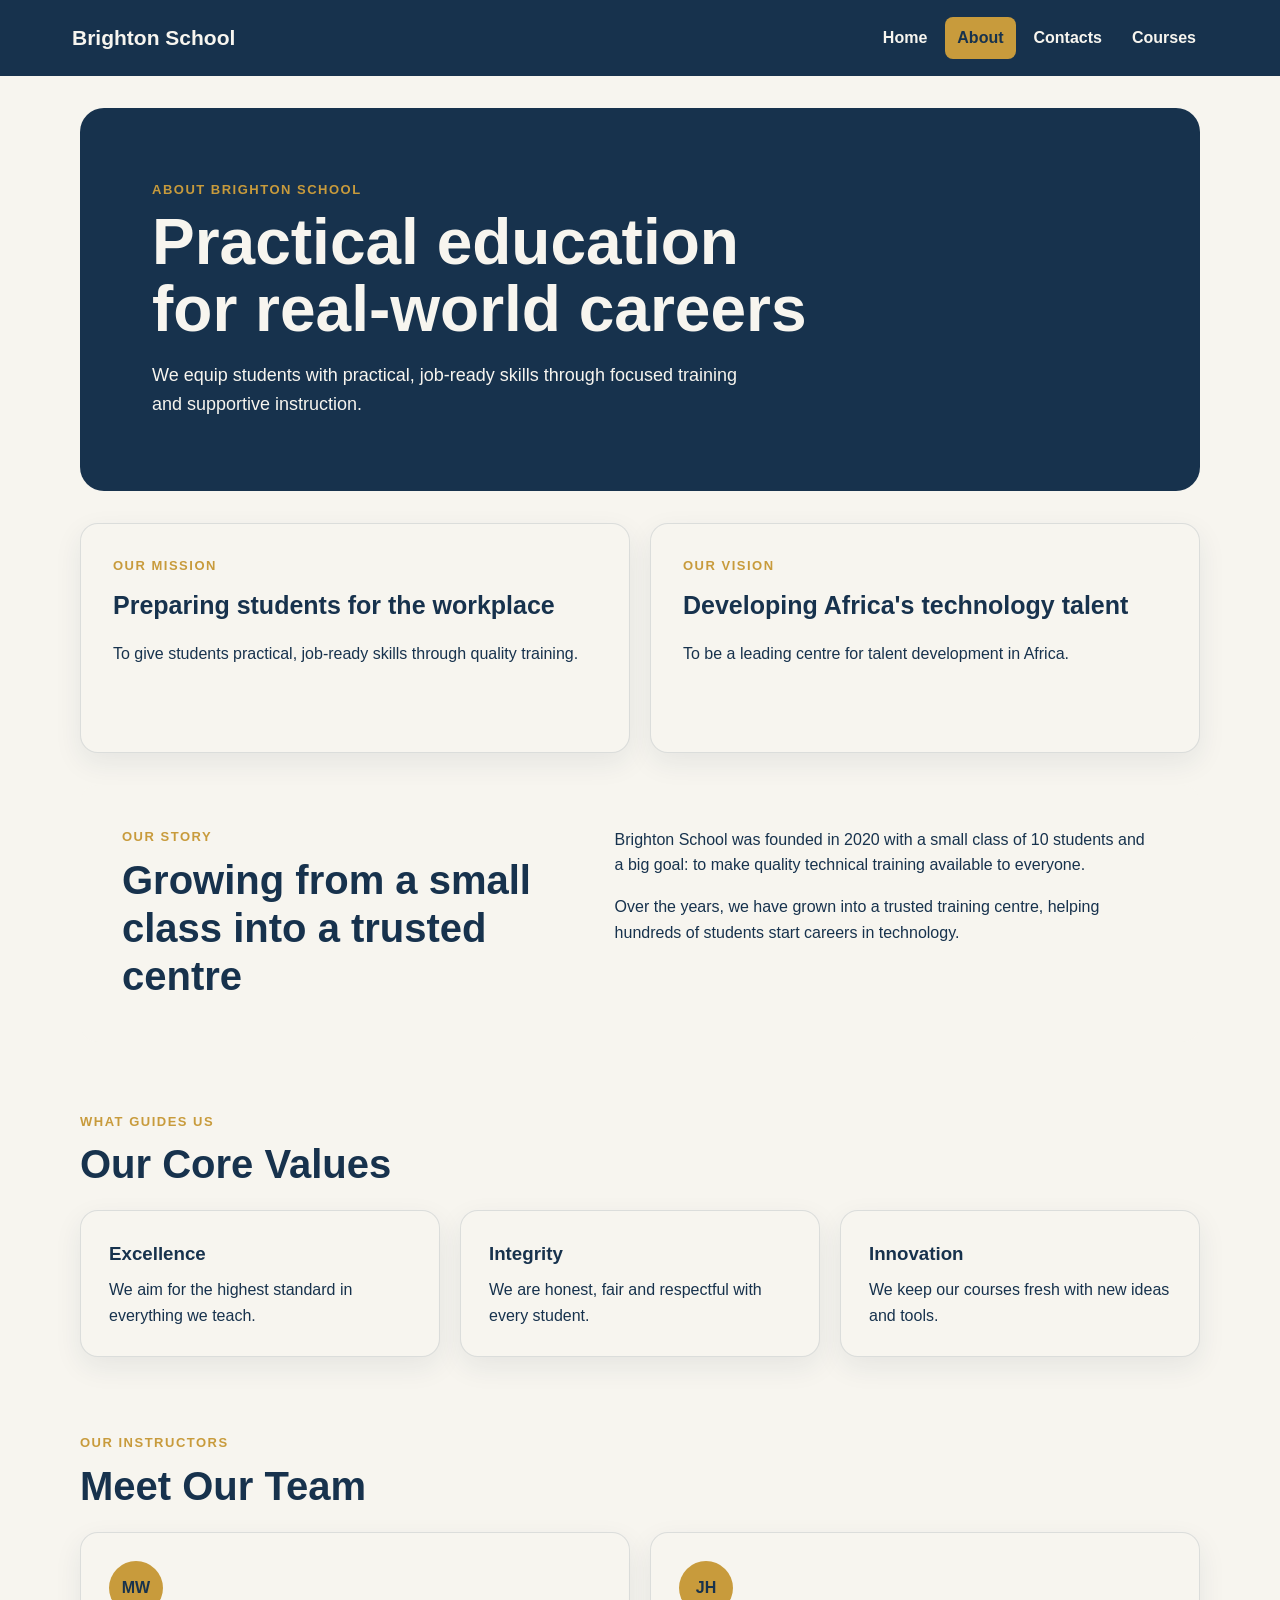
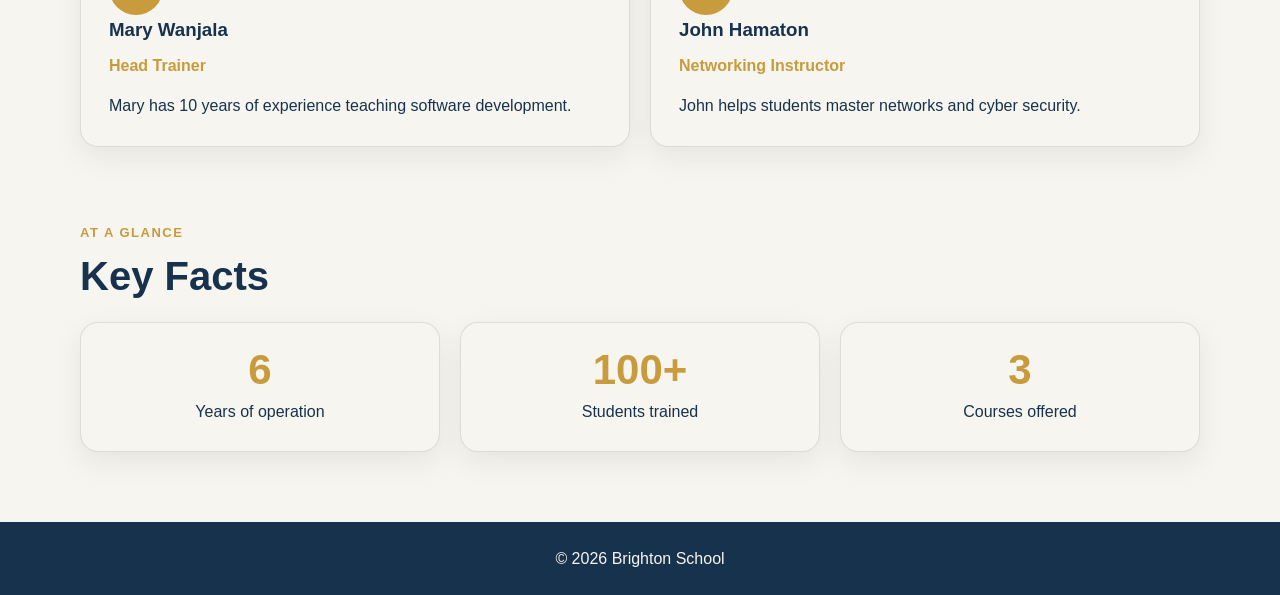
<file: about.html/index.html>
<!DOCTYPE html>
<html lang="en">
<head>
    <meta charset="UTF-8">
    <meta name="viewport" content="width=device-width, initial-scale=1.0">
    <title>About us - Brighton School</title>
    <link rel="stylesheet" href="style.css">
</head>
<body>
    
    <header class="site-header">
        <a class="brand" href="../index.html/index.html">Brighton School</a>
        <nav aria-label="Primary navigation">
            <ul>
                <li><a href="../index.html/index.html">Home</a></li>
                <li><a class="active" href="index.html" aria-current="page">About</a></li>
                <li><a href="../contacts.html/index.html">Contacts</a></li>
                <li><a href="../course.html/index.html">Courses</a></li>
            </ul>
        </nav>
    </header>

    <main>
        <section class="hero">
            <div>
                <p class="eyebrow">About Brighton School</p>
                <h1>Practical education for real-world careers</h1>
                <p class="hero-copy">We equip students with practical, job-ready skills through focused training and supportive instruction.</p>
            </div>
        </section>

        <section class="mission-grid" aria-label="Mission and vision">
            <article class="mission-card">
                <p class="card-label">Our Mission</p>
                <h2>Preparing students for the workplace</h2>
                <p>To give students practical, job-ready skills through quality training.</p>
            </article>
            <article class="mission-card">
                <p class="card-label">Our Vision</p>
                <h2>Developing Africa's technology talent</h2>
                <p>To be a leading centre for talent development in Africa.</p>
            </article>
        </section>

        <section class="story">
            <div>
                <p class="eyebrow">Our Story</p>
                <h2>Growing from a small class into a trusted centre</h2>
            </div>
            <div class="story-copy">
                <p>Brighton School was founded in 2020 with a small class of 10 students and a big goal: to make quality technical training available to everyone.</p>
                <p>Over the years, we have grown into a trusted training centre, helping hundreds of students start careers in technology.</p>
            </div>
        </section>

        <section class="values" aria-labelledby="values-heading">
            <div class="section-heading">
                <p class="eyebrow">What guides us</p>
                <h2 id="values-heading">Our Core Values</h2>
            </div>
            <div class="card-grid">
                <article class="core">
                    <h3>Excellence</h3>
                    <p>We aim for the highest standard in everything we teach.</p>
                </article>
                <article class="core">
                    <h3>Integrity</h3>
                    <p>We are honest, fair and respectful with every student.</p>
                </article>
                <article class="core">
                    <h3>Innovation</h3>
                    <p>We keep our courses fresh with new ideas and tools.</p>
                </article>
            </div>
        </section>

        <section class="team" aria-labelledby="team-heading">
            <div class="section-heading">
                <p class="eyebrow">Our instructors</p>
                <h2 id="team-heading">Meet Our Team</h2>
            </div>
            <div class="card-grid team-grid">
                <article class="meet">
                    <p class="initials" aria-hidden="true">MW</p>
                    <h3>Mary Wanjala</h3>
                    <p class="role">Head Trainer</p>
                    <p>Mary has 10 years of experience teaching software development.</p>
                </article>
                <article class="meet">
                    <p class="initials" aria-hidden="true">JH</p>
                    <h3>John Hamaton</h3>
                    <p class="role">Networking Instructor</p>
                    <p>John helps students master networks and cyber security.</p>
                </article>
            </div>
        </section>

        <section class="facts" aria-labelledby="facts-heading">
            <div class="section-heading">
                <p class="eyebrow">At a glance</p>
                <h2 id="facts-heading">Key Facts</h2>
            </div>
            <div class="facts-grid">
                <article class="key">
                    <h3>6</h3>
                    <p>Years of operation</p>
                </article>
                <article class="key">
                    <h3>100+</h3>
                    <p>Students trained</p>
                </article>
                <article class="key">
                    <h3>3</h3>
                    <p>Courses offered</p>
                </article>
            </div>
        </section>
    </main>

    <footer>
        <p>&copy; 2026 Brighton School</p>
    </footer>
</body>
</html>
</file>
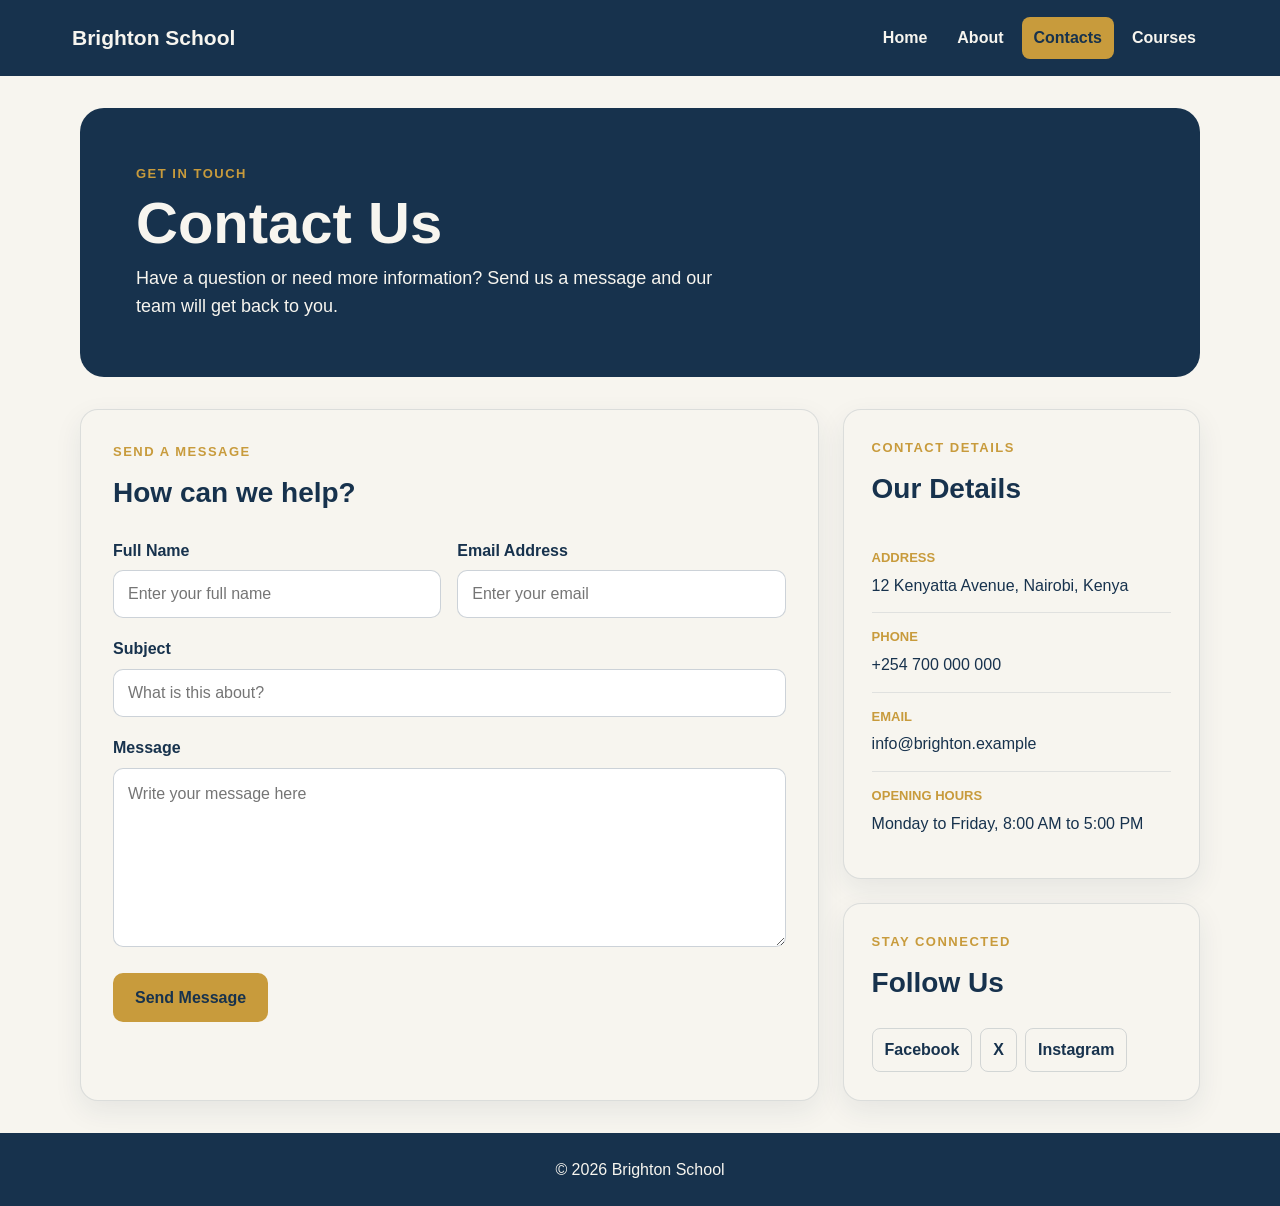
<file: contacts.html/index.html>
<!DOCTYPE html>
<html lang="en">
<head>
    <meta charset="UTF-8">
    <meta name="viewport" content="width=device-width, initial-scale=1.0">
    <link rel="stylesheet" href="style.css">
    <title>Contacts</title>
</head>
<body>
    <header class="site-header">
        <a class="brand" href="../index.html/index.html">Brighton School</a>
        <nav aria-label="Primary navigation">
            <ul>
                <li><a href="../index.html/index.html">Home</a></li>
                <li><a href="../about.html/index.html">About</a></li>
                <li><a class="active" href="index.html" aria-current="page">Contacts</a></li>
                <li><a href="../course.html/index.html">Courses</a></li>
            </ul>
        </nav>
    </header>

    <main>
        <section class="contact-hero">
            <div>
                <p class="eyebrow">Get in touch</p>
                <h1>Contact Us</h1>
                <p>Have a question or need more information? Send us a message and our team will get back to you.</p>
            </div>
        </section>

        <div class="contact-layout">
            <section class="contact-form-card" aria-labelledby="form-heading">
                <p class="card-label">Send a message</p>
                <h2 id="form-heading">How can we help?</h2>

                <form id="contact-form">
                    <div class="form-row">
                        <div class="field">
                            <label for="contact-name">Full Name</label>
                            <input type="text" id="contact-name" name="name" placeholder="Enter your full name" required>
                        </div>
                        <div class="field">
                            <label for="contact-email">Email Address</label>
                            <input type="email" id="contact-email" name="email" placeholder="Enter your email" required>
                        </div>
                    </div>

                    <div class="field">
                        <label for="contact-subject">Subject</label>
                        <input type="text" id="contact-subject" name="subject" placeholder="What is this about?" required>
                    </div>

                    <div class="field">
                        <label for="contact-message">Message</label>
                        <textarea id="contact-message" name="message" rows="6" placeholder="Write your message here" required></textarea>
                    </div>

                    <button type="submit">Send Message</button>
                    <p id="contact-feedback" role="status"></p>
                </form>
            </section>

            <aside>
                <section class="our-details" aria-labelledby="details-heading">
                    <p class="card-label">Contact details</p>
                    <h2 id="details-heading">Our Details</h2>
                    <div class="detail">
                        <span>Address</span>
                        <p>12 Kenyatta Avenue, Nairobi, Kenya</p>
                    </div>
                    <div class="detail">
                        <span>Phone</span>
                        <p>+254 700 000 000</p>
                    </div>
                    <div class="detail">
                        <span>Email</span>
                        <p>info@brighton.example</p>
                    </div>
                    <div class="detail">
                        <span>Opening hours</span>
                        <p>Monday to Friday, 8:00 AM to 5:00 PM</p>
                    </div>
                </section>

                <section class="social-card" aria-labelledby="social-heading">
                    <p class="card-label">Stay connected</p>
                    <h2 id="social-heading">Follow Us</h2>
                    <div class="social-links">
                        <a href="#">Facebook</a>
                        <a href="#">X</a>
                        <a href="#">Instagram</a>
                    </div>
                </section>
            </aside>
        </div>
    </main>

    <footer>
        <p>&copy; 2026 Brighton School</p>
    </footer>

    <script src="script.js"></script>
</body>
</html>
</file>
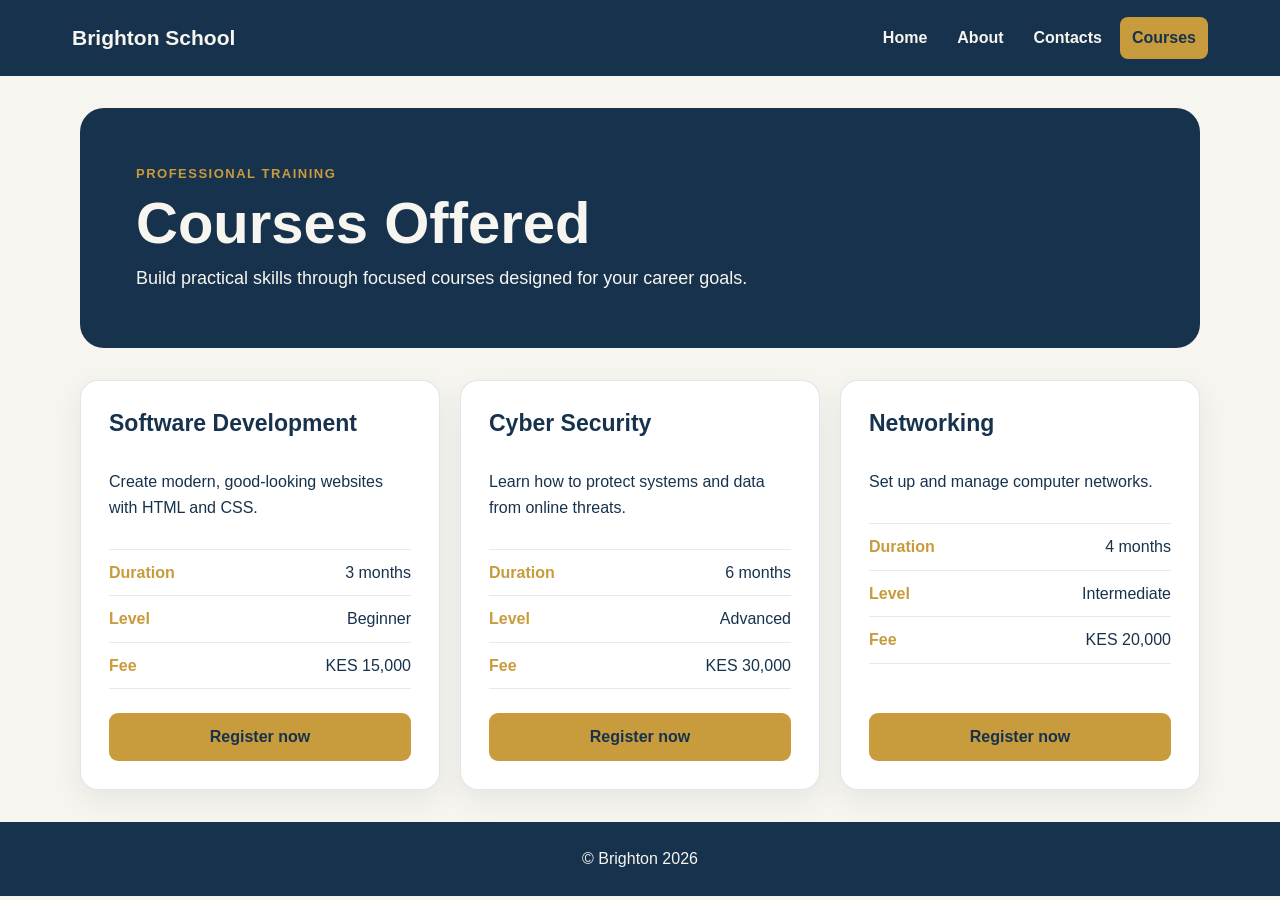
<file: course.html/index.html>
<!DOCTYPE html>
<html lang="en">
<head>
    <meta charset="UTF-8">
    <meta name="viewport" content="width=device-width, initial-scale=1.0">
    <link rel="stylesheet" href="style.css">
    <title>Courses</title>
</head>
<body>
  <header class="site-header">
    <a class="brand" href="../index.html/index.html">Brighton School</a>
    <nav aria-label="Primary navigation">
      <ul>
        <li><a href="../index.html/index.html">Home</a></li>
        <li><a href="../about.html/index.html">About</a></li>
        <li><a href="../contacts.html/index.html">Contacts</a></li>
        <li><a class="active" href="index.html" aria-current="page">Courses</a></li>
      </ul>
    </nav>
  </header>

  <main>
    <section class="courses-hero">
      <div>
        <p class="eyebrow">Professional training</p>
        <h1>Courses Offered</h1>
        <p>Build practical skills through focused courses designed for your career goals.</p>
      </div>
    </section>

    <section class="course-grid" aria-label="Available courses">
    <article class="course">
    <h3><u>Software Development</u></h3>
    <p>Create modern, good-looking websites with HTML and CSS.</p>
    <div class="course-details">
      <p><span>Duration</span>3 months</p>
      <p><span>Level</span>Beginner</p>
      <p><span>Fee</span>KES 15,000</p>
    </div>
    <a class="course-button" href="../index.html/index.html#register-form">Register now</a>
  </article>


  <article class="course">
    <h3><u>Cyber Security</u></h3>
    <p>Learn how to protect systems and data from online threats.</p>
    <div class="course-details">
      <p><span>Duration</span>6 months</p>
      <p><span>Level</span>Advanced</p>
      <p><span>Fee</span>KES 30,000</p>
    </div>
    <a class="course-button" href="../index.html/index.html#register-form">Register now</a>
  </article>

  <article class="course">
    <h3><u>Networking</u></h3>
    <p>Set up and manage computer networks.</p>
    <div class="course-details">
      <p><span>Duration</span>4 months</p>
      <p><span>Level</span>Intermediate</p>
      <p><span>Fee</span>KES 20,000</p>
    </div>
    <a class="course-button" href="../index.html/index.html#register-form">Register now</a>
  </article>
    </section>
  </main>

<footer>
    <p>&copy; Brighton 2026</p>
</footer>


</body>
</html>
</file>
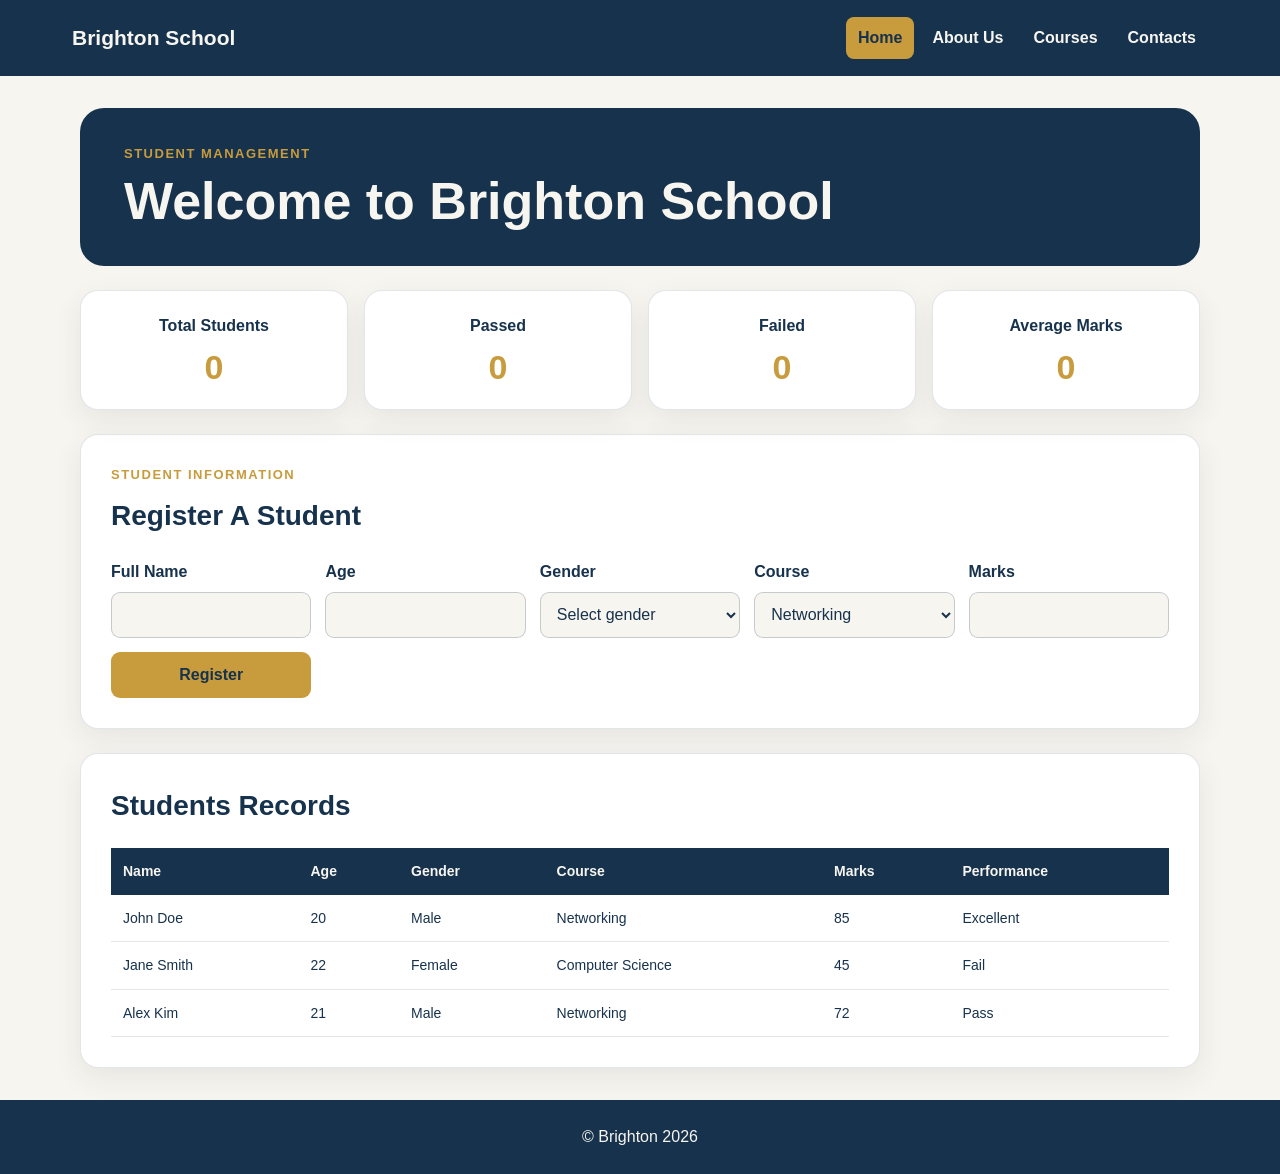
<file: index.html/index.html>
<!DOCTYPE html>
<html lang="en">
<head>
    <meta charset="UTF-8">
    <meta name="viewport" content="width=device-width, initial-scale=1.0">
    <link rel="stylesheet" href="style.css">
    <title>Home</title>
</head>
<body>
    <header class="site-header">
       <a class="brand" href="index.html">Brighton School</a>
       <nav>
        <ul>
          <li><a href="index.html" class="active" aria-current="page">Home</a></li>
          <li><a href="../about.html/index.html">About Us</a></li>
          <li><a href="../course.html/index.html">Courses</a></li>
          <li><a href="../contacts.html/index.html">Contacts</a></li>
        </ul>
       </nav>
    </header>
    <main>
      <section class="welcome">
        <p class="eyebrow">Student Management</p>
        <h1>Welcome to Brighton School</h1>
      </section>

 <div class="cards-container" aria-label="Student statistics">
<div class="card">
    <h3>Total Students</h3>
    <p id="total-students">0</p>
</div>

<div class="card">
<h3>Passed</h3>
<p id="total-passed">0</p>
</div>

<div class="card">
    <h3>Failed</h3>
    <p id="total-failed">0</p>
</div>
<div class="card">
    <h3>Average Marks</h3>
    <p id="average-marks">0</p>
</div>
</div>

<section class="form-card" aria-labelledby="register-heading">
<p class="card-label">Student information</p>
<h2 id="register-heading">Register A Student</h2>

    <form id="register-form">
    <div class="field">
    <label for="student-name">Full Name</label>
    <input type="text" id="student-name">
    </div>

    <div class="field">
    <label for="student-age">Age</label>
    <input type="number" id="student-age">
    </div>

<div class="field">
<label for="student-gender">Gender</label>
<select id="student-gender">
    <option value="">Select gender</option> 
    <option value="Male">Male</option>
    <option value="Female">Female</option>

</select>
</div>

<div class="field">
<label for="student-course">Course</label>
<select id="student-course">
  <option value="Networking">Networking</option>
    <option value="CyberSecurity">Cyber Security</option>
    <option value="Software Development">Software Development</option>
</select>
</div>

<div class="field">
<label for="student-marks">Marks</label>
<input type="number" id="student-marks">
</div>

<button type="submit">Register</button>
</form>
</section>

<div class="records-container">
  <h3>Students Records</h3>
  <table>
    <thead>

    <tr>
        <th>Name</th>
        <th>Age</th>
        <th>Gender</th>
        <th>Course</th>
        <th>Marks</th>
        <th>Performance</th>

    </tr>
    </thead>
    <tbody>
      <tr>
        <td>John Doe</td>
        <td>20</td>
        <td>Male</td>
        <td>Networking</td>
        <td>85</td>
        <td class="perf-excellent">Excellent</td>
      </tr>
      <tr>
        <td>Jane Smith</td>
        <td>22</td>
        <td>Female</td>
        <td>Computer Science</td>
        <td>45</td>
        <td class="perf-fail">Fail</td>
      </tr>
      <tr>
        <td>Alex Kim</td>
        <td>21</td>
        <td>Male</td>
        <td>Networking</td>
        <td>72</td>
        <td class="perf-pass">Pass</td>
      </tr>
      <!-- Additional rows as needed -->
    </tbody>
  </table>
</div>
    
  </div>
</div>


</table>


    </main>

    <footer>
        <p> &copy; Brighton 2026</p>

    </footer>
    <script src="script.js"></script>

</body>
</html>
</file>
<file: about.html/style.css>
:root {
    --navy: #17324d;
    --gold: #c89b3c;
    --cream: #f7f5ef;
}

* {
    box-sizing: border-box;
}

body {
    margin: 0;
    background: var(--cream);
    color: var(--navy);
    font-family: Arial, Helvetica, sans-serif;
    line-height: 1.6;
}

.site-header {
    min-height: 76px;
    padding: 16px clamp(24px, 6vw, 72px);
    display: flex;
    align-items: center;
    justify-content: space-between;
    background: var(--navy);
}

.brand {
    color: var(--cream);
    font-size: 21px;
    font-weight: 700;
    text-decoration: none;
}

nav ul {
    display: flex;
    gap: 6px;
    margin: 0;
    padding: 0;
    list-style: none;
}

nav a {
    display: block;
    padding: 8px 12px;
    border-radius: 8px;
    color: var(--cream);
    text-decoration: none;
    font-weight: 600;
}

nav a:hover,
nav a.active {
    background: var(--gold);
    color: var(--navy);
}

main {
    width: min(1120px, calc(100% - 40px));
    margin: 0 auto;
}

.hero {
    min-height: 310px;
    margin: 32px 0;
    padding: clamp(32px, 7vw, 72px);
    display: flex;
    align-items: center;
    border-radius: 24px;
    background: var(--navy);
    color: var(--cream);
}

.hero > div {
    max-width: 680px;
}

.hero h1 {
    margin: 8px 0 18px;
    font-size: clamp(38px, 6vw, 64px);
    line-height: 1.05;
}

.hero-copy {
    max-width: 590px;
    margin: 0;
    color: var(--cream);
    font-size: 18px;
}

.eyebrow,
.card-label {
    margin: 0 0 8px;
    color: var(--gold);
    font-size: 13px;
    font-weight: 800;
    letter-spacing: 1.5px;
    text-transform: uppercase;
}

.mission-grid,
.card-grid,
.facts-grid {
    display: grid;
    gap: 20px;
}

.mission-grid {
    grid-template-columns: repeat(2, 1fr);
    margin-bottom: 32px;
}

.mission-card,
.core,
.meet,
.key {
    border: 1px solid rgba(23, 50, 77, 0.12);
    border-radius: 18px;
    background: var(--cream);
    box-shadow: 0 10px 28px rgba(23, 50, 77, 0.08);
}

.mission-card {
    min-height: 230px;
    padding: 32px;
}

.mission-card h2 {
    margin: 0 0 12px;
    font-size: 25px;
}

.story {
    margin: 32px 0;
    padding: 42px;
    display: grid;
    grid-template-columns: 0.9fr 1.1fr;
    gap: 48px;
    border-radius: 18px;
    background: var(--cream);
}

.story h2,
.section-heading h2 {
    margin: 0;
    font-size: clamp(28px, 4vw, 40px);
    line-height: 1.2;
}

.story-copy p {
    margin: 0 0 16px;
}

.story-copy p:last-child {
    margin-bottom: 0;
}

.values,
.team,
.facts {
    padding: 38px 0;
}

.section-heading {
    margin-bottom: 22px;
}

.card-grid {
    grid-template-columns: repeat(3, 1fr);
}

.core,
.meet {
    padding: 28px;
}

.core h3,
.meet h3,
.key h3 {
    margin: 0 0 8px;
}

.core p,
.meet p,
.key p {
    margin: 0;
}

.team-grid {
    grid-template-columns: repeat(2, 1fr);
}

.initials {
    width: 54px;
    height: 54px;
    margin-bottom: 18px;
    display: grid;
    place-items: center;
    border-radius: 50%;
    background: var(--gold);
    color: var(--navy);
    font-weight: 800;
}

.role {
    margin-bottom: 14px !important;
    color: var(--gold);
    font-weight: 800;
}

.facts {
    margin-bottom: 32px;
}

.facts-grid {
    grid-template-columns: repeat(3, 1fr);
}

.key {
    padding: 26px;
    text-align: center;
}

.key h3 {
    color: var(--gold);
    font-size: 42px;
    line-height: 1;
}

footer {
    min-height: 72px;
    padding: 24px;
    display: grid;
    place-items: center;
    background: var(--navy);
    color: var(--cream);
}

footer p {
    margin: 0;
}

@media (max-width: 760px) {
    .site-header {
        align-items: flex-start;
        gap: 12px;
    }

    nav ul {
        flex-wrap: wrap;
        justify-content: flex-end;
    }

    .mission-grid,
    .story,
    .card-grid,
    .team-grid,
    .facts-grid {
        grid-template-columns: 1fr;
    }

    .story {
        gap: 18px;
        padding: 28px;
    }

    main {
        width: min(100% - 24px, 1120px);
    }

    .hero {
        min-height: 280px;
        margin-top: 12px;
    }
}
</file>
<file: contacts.html/style.css>
:root {
    --navy: #17324d;
    --gold: #c89b3c;
    --cream: #f7f5ef;
}

* {
    box-sizing: border-box;
}

body {
    margin: 0;
    background: var(--cream);
    color: var(--navy);
    font-family: Arial, Helvetica, sans-serif;
    line-height: 1.6;
}

.site-header {
    min-height: 76px;
    padding: 16px clamp(24px, 6vw, 72px);
    display: flex;
    align-items: center;
    justify-content: space-between;
    background: var(--navy);
}

.brand {
    color: var(--cream);
    font-size: 21px;
    font-weight: 700;
    text-decoration: none;
}

nav ul {
    display: flex;
    gap: 6px;
    margin: 0;
    padding: 0;
    list-style: none;
}

nav a {
    display: block;
    padding: 8px 12px;
    border-radius: 8px;
    color: var(--cream);
    text-decoration: none;
    font-weight: 600;
}

nav a:hover,
nav a.active {
    background: var(--gold);
    color: var(--navy);
}

main {
    width: min(1120px, calc(100% - 40px));
    margin: 0 auto;
}

.contact-hero {
    min-height: 220px;
    margin: 32px 0;
    padding: clamp(32px, 6vw, 56px);
    display: flex;
    align-items: center;
    border-radius: 24px;
    background: var(--navy);
    color: var(--cream);
}

.contact-hero div {
    max-width: 700px;
}

.contact-hero h1 {
    margin: 4px 0 10px;
    font-size: clamp(38px, 6vw, 58px);
    line-height: 1.05;
}

.contact-hero p:last-child {
    max-width: 620px;
    margin: 0;
    font-size: 18px;
}

.eyebrow,
.card-label {
    margin: 0 0 8px;
    color: var(--gold);
    font-size: 13px;
    font-weight: 800;
    letter-spacing: 1.5px;
    text-transform: uppercase;
}

.contact-layout {
    display: grid;
    grid-template-columns: minmax(0, 1.55fr) minmax(280px, 0.75fr);
    gap: 24px;
    margin-bottom: 32px;
}

.contact-layout aside {
    display: grid;
    gap: 24px;
}

.contact-form-card,
.our-details,
.social-card {
    border: 1px solid rgba(23, 50, 77, 0.12);
    border-radius: 18px;
    background: var(--cream);
    box-shadow: 0 10px 28px rgba(23, 50, 77, 0.08);
}

.contact-form-card {
    padding: 32px;
}

.contact-form-card h2,
.our-details h2,
.social-card h2 {
    margin: 0 0 22px;
    font-size: 28px;
}

.form-row {
    display: grid;
    grid-template-columns: repeat(2, 1fr);
    gap: 16px;
}

.field {
    margin-bottom: 18px;
}

.field label {
    display: block;
    margin-bottom: 7px;
    font-weight: 700;
}

.field input,
.field textarea {
    width: 100%;
    border: 1px solid rgba(23, 50, 77, 0.22);
    border-radius: 10px;
    background: #ffffff;
    color: var(--navy);
    font: inherit;
    outline: none;
}

.field input {
    height: 48px;
    padding: 0 14px;
}

.field textarea {
    min-height: 150px;
    padding: 12px 14px;
    resize: vertical;
}

.field input:focus,
.field textarea:focus {
    border-color: var(--gold);
    box-shadow: 0 0 0 3px rgba(200, 155, 60, 0.18);
}

button {
    min-height: 48px;
    padding: 12px 22px;
    border: 0;
    border-radius: 10px;
    background: var(--gold);
    color: var(--navy);
    font: inherit;
    font-weight: 800;
    cursor: pointer;
}

button:hover {
    background: #b88a32;
}

#contact-feedback {
    min-height: 24px;
    margin: 12px 0 0;
    color: var(--navy);
    font-weight: 700;
}

.our-details,
.social-card {
    padding: 28px;
}

.detail {
    padding: 14px 0;
    border-top: 1px solid rgba(23, 50, 77, 0.1);
}

.detail:first-of-type {
    border-top: 0;
}

.detail span {
    display: block;
    color: var(--gold);
    font-size: 13px;
    font-weight: 800;
    text-transform: uppercase;
}

.detail p {
    margin: 4px 0 0;
}

.social-links {
    display: flex;
    flex-wrap: wrap;
    gap: 8px;
}

.social-links a {
    padding: 8px 12px;
    border: 1px solid rgba(23, 50, 77, 0.16);
    border-radius: 8px;
    color: var(--navy);
    text-decoration: none;
    font-weight: 700;
}

.social-links a:hover {
    border-color: var(--gold);
    background: var(--gold);
}

footer {
    min-height: 72px;
    padding: 24px;
    display: grid;
    place-items: center;
    background: var(--navy);
    color: var(--cream);
}

footer p {
    margin: 0;
}

@media (max-width: 760px) {
    .site-header {
        align-items: flex-start;
        gap: 12px;
    }

    nav ul {
        flex-wrap: wrap;
        justify-content: flex-end;
    }

    main {
        width: min(100% - 24px, 1120px);
    }

    .contact-hero {
        min-height: 200px;
        margin-top: 12px;
    }

    .contact-layout,
    .form-row {
        grid-template-columns: 1fr;
    }

    .contact-form-card,
    .our-details,
    .social-card {
        padding: 24px;
    }
}
</file>
<file: course.html/style.css>
:root {
  --navy: #17324d;
  --gold: #c89b3c;
  --cream: #f7f5ef;
}

* { box-sizing: border-box; }

body {
  margin: 0;
  background: var(--cream);
  color: var(--navy);
  font-family: Arial, Helvetica, sans-serif;
  line-height: 1.6;
}

.site-header {
  min-height: 76px;
  padding: 16px clamp(24px, 6vw, 72px);
  display: flex;
  align-items: center;
  justify-content: space-between;
  background: var(--navy);
}

.brand {
  color: var(--cream);
  font-size: 21px;
  font-weight: 700;
  text-decoration: none;
}

nav ul {
  display: flex;
  gap: 6px;
  margin: 0;
  padding: 0;
  list-style: none;
}

nav a {
  display: block;
  padding: 8px 12px;
  border-radius: 8px;
  color: var(--cream);
  text-decoration: none;
  font-weight: 600;
}

nav a:hover,
nav a.active {
  background: var(--gold);
  color: var(--navy);
}

main {
  width: min(1120px, calc(100% - 40px));
  margin: 0 auto;
}

.courses-hero {
  min-height: 220px;
  margin: 32px 0;
  padding: clamp(32px, 6vw, 56px);
  display: flex;
  align-items: center;
  border-radius: 24px;
  background: var(--navy);
  color: var(--cream);
}

.courses-hero h1 {
  margin: 4px 0 10px;
  font-size: clamp(38px, 6vw, 58px);
  line-height: 1.05;
}

.courses-hero p:last-child {
  max-width: 620px;
  margin: 0;
  font-size: 18px;
}

.eyebrow {
  margin: 0 0 8px;
  color: var(--gold);
  font-size: 13px;
  font-weight: 800;
  letter-spacing: 1.5px;
  text-transform: uppercase;
}

.course-grid {
  display: grid;
  grid-template-columns: repeat(3, 1fr);
  gap: 20px;
  margin-bottom: 32px;
}

.course {
  min-height: 390px;
  padding: 28px;
  display: flex;
  flex-direction: column;
  border: 1px solid rgba(23, 50, 77, 0.12);
  border-radius: 18px;
  background: #ffffff;
  box-shadow: 0 10px 28px rgba(23, 50, 77, 0.08);
}

.course h3 {
  margin: 0 0 14px;
  font-size: 23px;
  line-height: 1.3;
}

.course h3 u {
  text-decoration: none;
}

.course-details {
  margin: 12px 0 24px;
  border-top: 1px solid rgba(23, 50, 77, 0.1);
}

.course-details p {
  margin: 0;
  padding: 10px 0;
  display: flex;
  justify-content: space-between;
  gap: 12px;
  border-bottom: 1px solid rgba(23, 50, 77, 0.1);
}

.course-details span {
  color: var(--gold);
  font-weight: 800;
}

.course-button {
  margin-top: auto;
  padding: 11px 16px;
  border-radius: 9px;
  background: var(--gold);
  color: var(--navy);
  text-align: center;
  text-decoration: none;
  font-weight: 800;
}

.course-button:hover { background: #b88a32; }

footer {
  min-height: 72px;
  padding: 24px;
  display: grid;
  place-items: center;
  background: var(--navy);
  color: var(--cream);
}

footer p { margin: 0; }

@media (max-width: 900px) {
  .course-grid { grid-template-columns: repeat(2, 1fr); }
}

@media (max-width: 760px) {
  .site-header { align-items: flex-start; gap: 12px; }
  nav ul { flex-wrap: wrap; justify-content: flex-end; }
  main { width: min(100% - 24px, 1120px); }
  .courses-hero { margin-top: 12px; }
  .course-grid { grid-template-columns: 1fr; }
}
</file>
<file: index.html/style.css>
:root {
  --navy: #17324d;
  --gold: #c89b3c;
  --cream: #f7f5ef;
}

* { box-sizing: border-box; }

body {
  margin: 0;
  background: var(--cream);
  color: var(--navy);
  font-family: Arial, Helvetica, sans-serif;
  line-height: 1.6;
}

.site-header {
  min-height: 76px;
  padding: 16px clamp(24px, 6vw, 72px);
  display: flex;
  align-items: center;
  justify-content: space-between;
  background: var(--navy);
}

.brand {
  color: var(--cream);
  font-size: 21px;
  font-weight: 700;
  text-decoration: none;
}

nav ul {
  display: flex;
  gap: 6px;
  margin: 0;
  padding: 0;
  list-style: none;
}

nav a {
  display: block;
  padding: 8px 12px;
  border-radius: 8px;
  color: var(--cream);
  text-decoration: none;
  font-weight: 600;
}

nav a:hover,
nav a.active {
  background: var(--gold);
  color: var(--navy);
}

main {
  width: min(1120px, calc(100% - 40px));
  margin: 0 auto;
}

.welcome {
  margin: 32px 0 24px;
  padding: 36px 44px;
  border-radius: 24px;
  background: var(--navy);
  color: var(--cream);
}

.welcome h1 {
  margin: 4px 0 0;
  font-size: clamp(34px, 5vw, 52px);
  line-height: 1.1;
}

.eyebrow,
.card-label {
  margin: 0 0 8px;
  color: var(--gold);
  font-size: 13px;
  font-weight: 800;
  letter-spacing: 1.5px;
  text-transform: uppercase;
}

.cards-container {
  display: grid;
  grid-template-columns: repeat(4, 1fr);
  gap: 16px;
  margin: 24px 0;
}

.card,
.form-card,
.records-container {
  border: 1px solid rgba(23, 50, 77, 0.12);
  border-radius: 18px;
  background: #ffffff;
  box-shadow: 0 10px 28px rgba(23, 50, 77, 0.08);
}

.card {
  padding: 22px;
  text-align: center;
}

.card h3 {
  margin: 0 0 8px;
  font-size: 16px;
}

.card p {
  margin: 0;
  color: var(--gold);
  font-size: 34px;
  font-weight: 800;
  line-height: 1.2;
}

.form-card {
  margin: 24px 0;
  padding: 30px;
}

.form-card h2,
.records-container h3 {
  margin: 0 0 20px;
  font-size: 28px;
}

#register-form {
  display: grid;
  grid-template-columns: repeat(5, 1fr);
  gap: 14px;
  align-items: end;
}

.field label {
  display: block;
  margin-bottom: 7px;
  font-weight: 700;
}

.field input,
.field select {
  width: 100%;
  height: 46px;
  padding: 0 12px;
  border: 1px solid rgba(23, 50, 77, 0.22);
  border-radius: 9px;
  background: var(--cream);
  color: var(--navy);
  font: inherit;
  outline: none;
}

.field input:focus,
.field select:focus {
  border-color: var(--gold);
  box-shadow: 0 0 0 3px rgba(200, 155, 60, 0.18);
}

button {
  height: 46px;
  border: 0;
  border-radius: 9px;
  background: var(--gold);
  color: var(--navy);
  font: inherit;
  font-weight: 800;
  cursor: pointer;
}

button:hover { background: #b88a32; }

.records-container {
  margin: 24px 0 32px;
  padding: 30px;
  overflow-x: auto;
}

.records-container table {
  width: 100%;
  border-collapse: collapse;
  background: #ffffff;
}

.records-container th {
  padding: 12px;
  background: var(--navy);
  color: var(--cream);
  text-align: left;
  font-size: 14px;
}

.records-container td {
  padding: 12px;
  border-bottom: 1px solid rgba(23, 50, 77, 0.12);
  font-size: 14px;
}

.records-container tbody tr:hover { background: var(--cream); }

footer {
  min-height: 72px;
  padding: 24px;
  display: grid;
  place-items: center;
  background: var(--navy);
  color: var(--cream);
}

footer p { margin: 0; }

@media (max-width: 900px) {
  .cards-container { grid-template-columns: repeat(2, 1fr); }
  #register-form { grid-template-columns: repeat(2, 1fr); }
  #register-form button { grid-column: 1 / -1; }
}

@media (max-width: 760px) {
  .site-header { align-items: flex-start; gap: 12px; }
  nav ul { flex-wrap: wrap; justify-content: flex-end; }
  main { width: min(100% - 24px, 1120px); }
  .welcome { margin-top: 12px; padding: 28px; }
  .cards-container,
  #register-form { grid-template-columns: 1fr; }
  #register-form button { grid-column: auto; }
}
</file>
